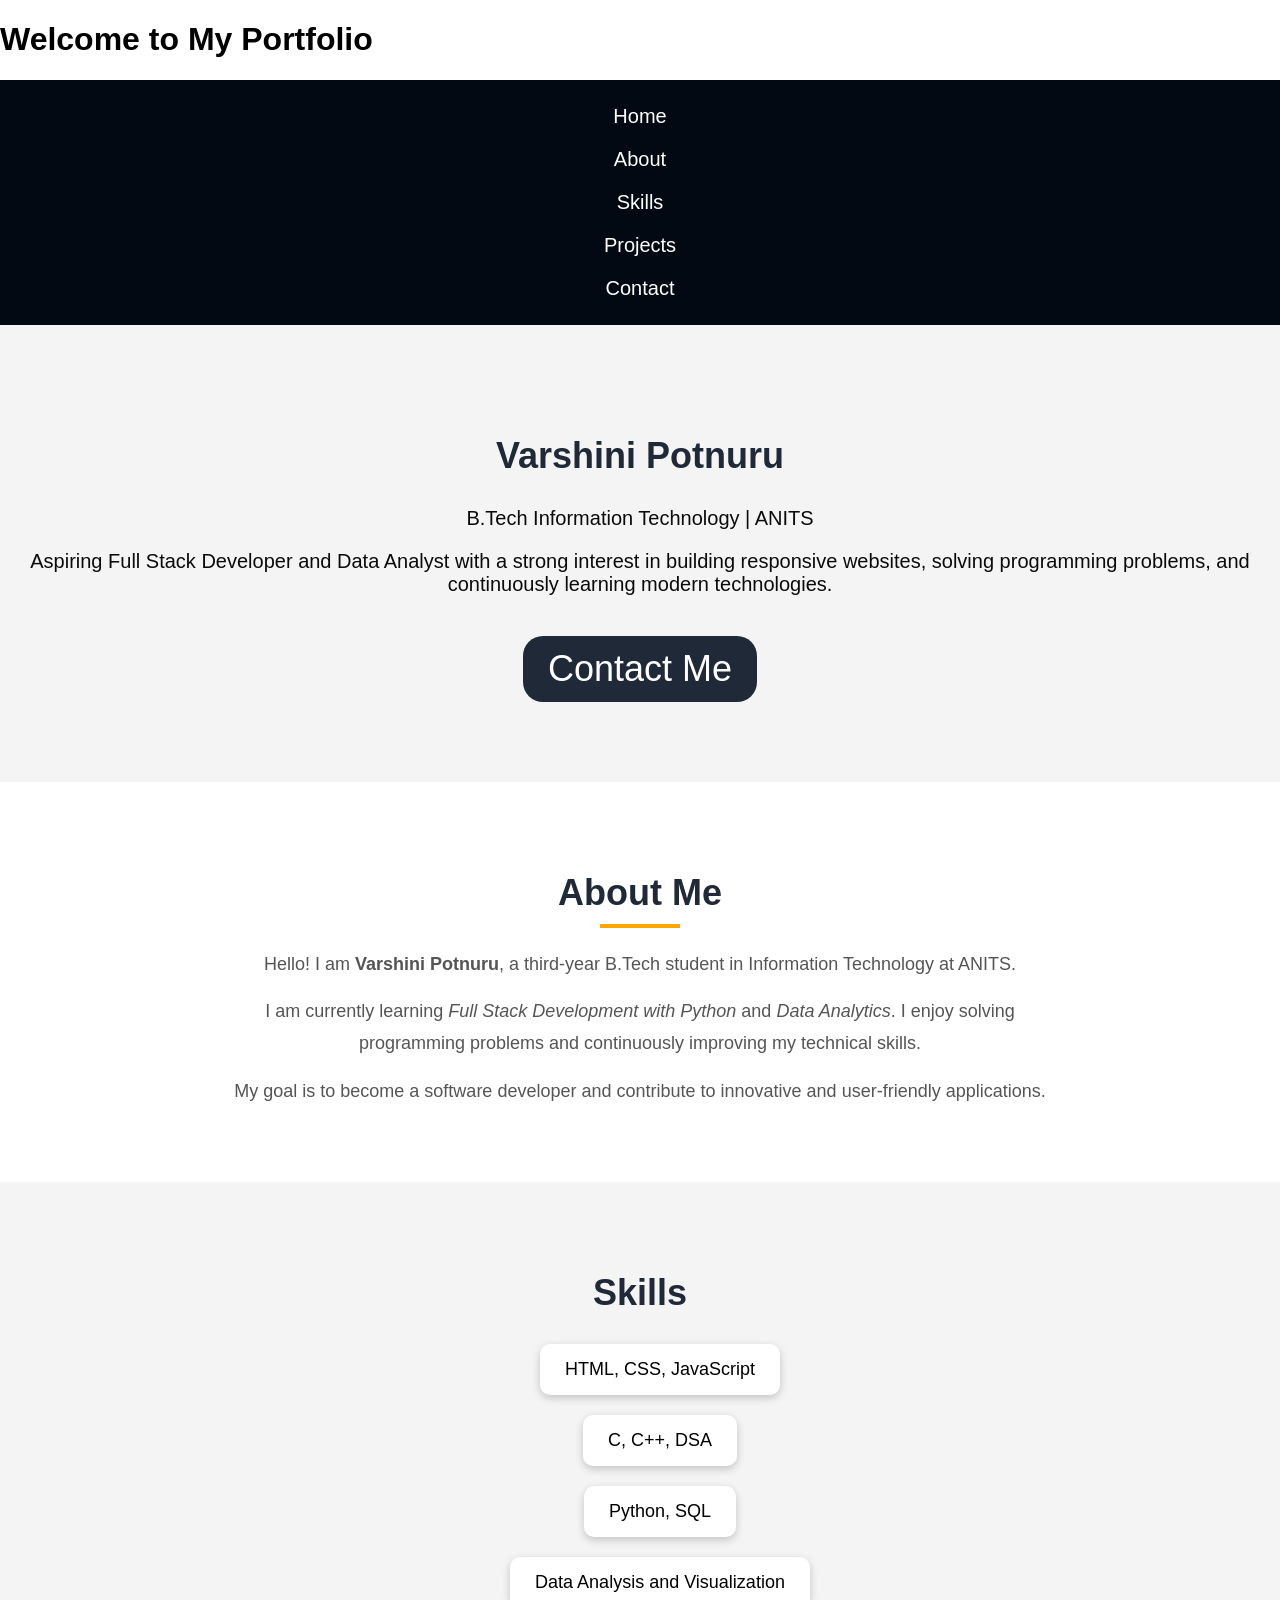
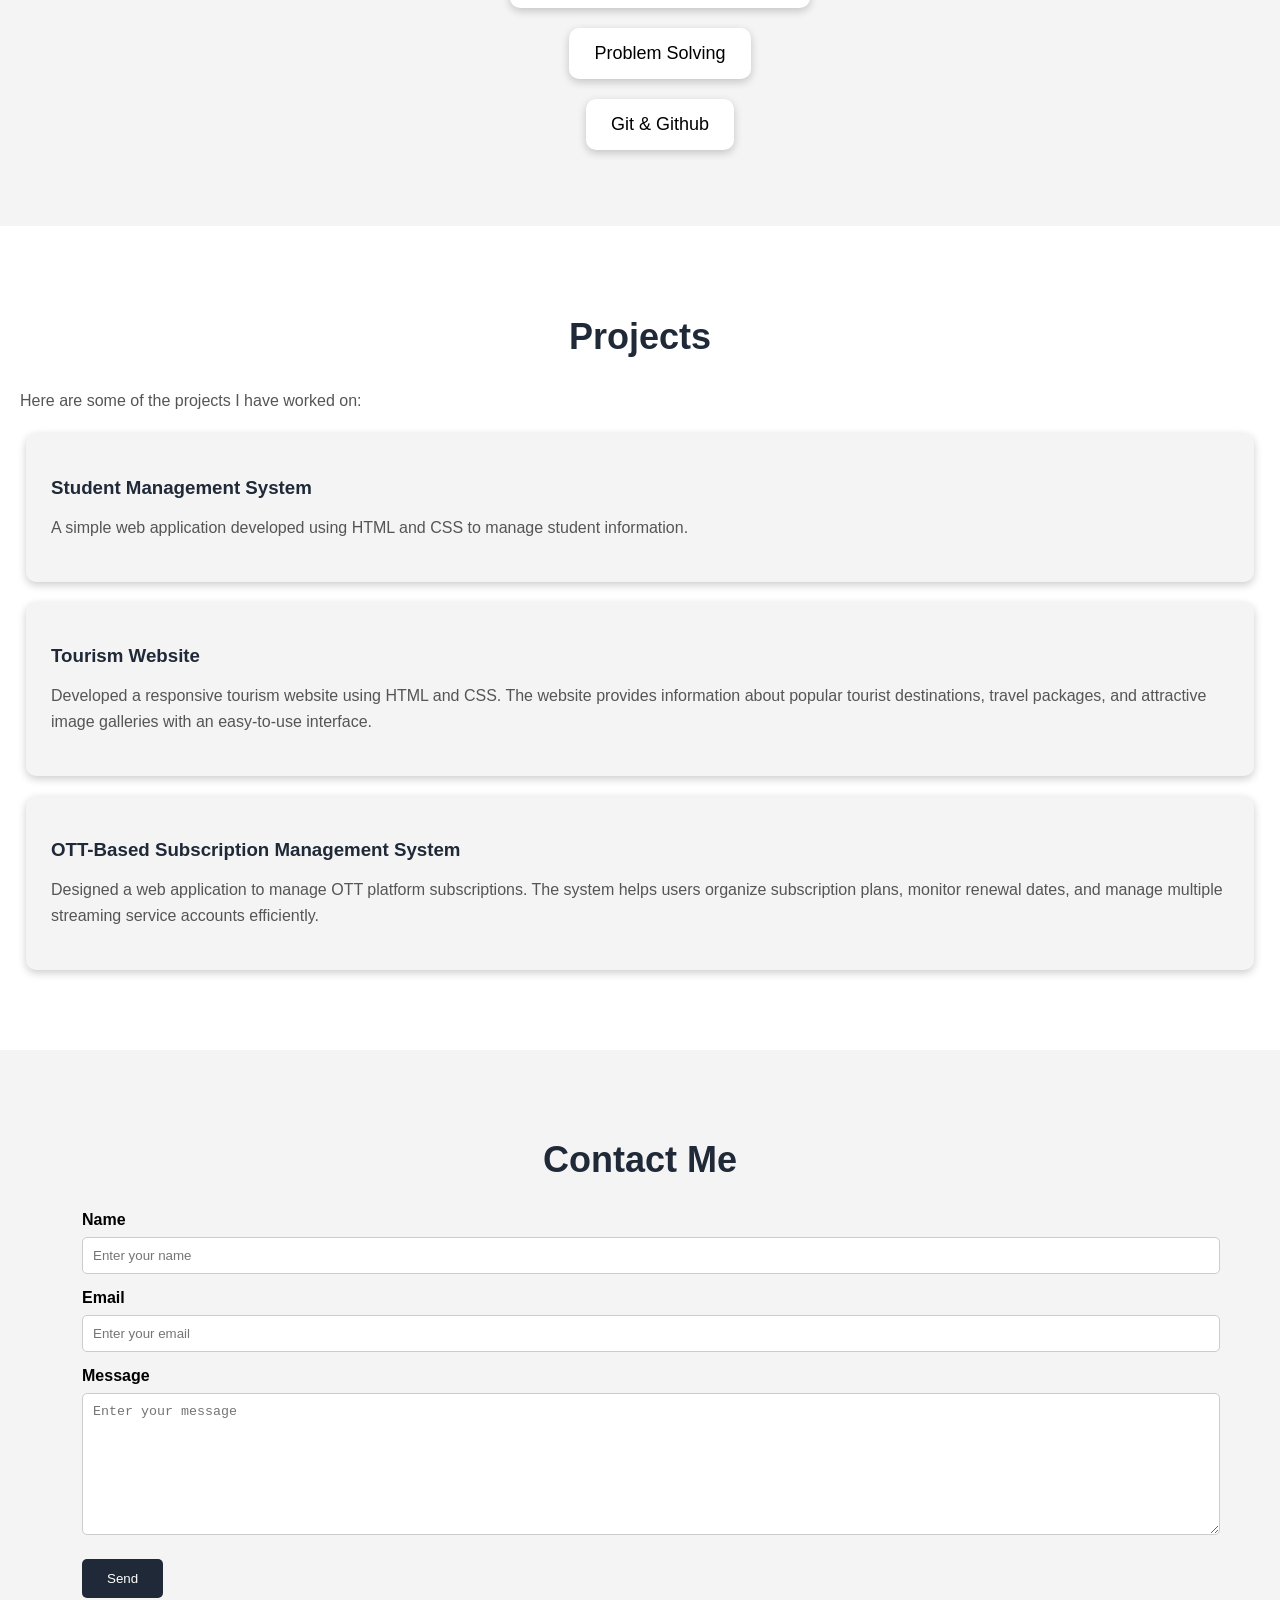
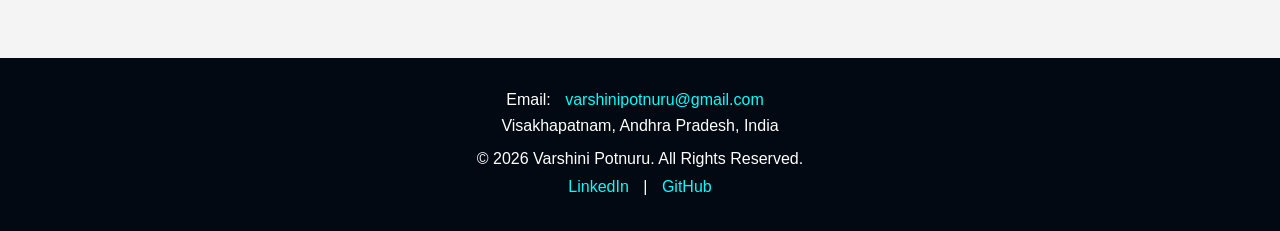
<file: portfolio/index.html>
<!DOCTYPE html>
<html lang="en">        
    <head>  
        <meta charset="UTF-8">
        <meta name="viewport" content="width=device-width, initial-scale=1.0">
        <title>My Portfolio</title>
        <link rel="stylesheet" href="style.css">
    </head>
    <body>
        <header>
            <h1>Welcome to My Portfolio</h1>
            <nav>
                <ul>
                    <li><a href="#home">Home</a></li>
                    <li><a href="#about">About</a></li>
                    <li><a href="#skills">Skills</a></li>
                    <li><a href="#projects">Projects</a></li>
                    <li><a href="#contact">Contact</a></li>
                </ul>
            </nav>
            <section id="home">

    <h1>Varshini Potnuru</h1>

    <p>B.Tech Information Technology | ANITS</p>

    <p>
       Aspiring Full Stack Developer and Data Analyst with a strong interest
in building responsive websites, solving programming problems,
and continuously learning modern technologies.
    </p>

    <a href="#contact">Contact Me</a>

        </section>
        </header>
    <main>
        <section id="about">

    <h2>About Me</h2>

    <p>
        Hello! I am <strong>Varshini Potnuru</strong>, a third-year
        B.Tech student in Information Technology at ANITS.
    </p>

    <p>
        I am currently learning <em>Full Stack Development with Python</em>
        and <em>Data Analytics</em>. I enjoy solving programming problems
        and continuously improving my technical skills.
    </p>

    <p>
        My goal is to become a software developer and contribute to
        innovative and user-friendly applications.
    </p>

</section>

        <section id="skills">
            <h2>Skills</h2>
            <ul>
                <li>HTML, CSS, JavaScript</li>
                <li>C, C++, DSA</li>
                <li>Python, SQL</li>
                <li>Data Analysis and Visualization</li>
                <li>Problem Solving</li>
                <li>Git & Github</LI>

            </ul>
        </section>

        <section id="projects">
            <h2>Projects</h2>
            <p>Here are some of the projects I have worked on:</p>
            <article>
                <h3>Student Management System</h3>
                <p> A simple web application developed using HTML and CSS
            to manage student information.</p>
            </article>
             <article>

        <h3>Tourism Website</h3>

        <p>
            Developed a responsive tourism website using HTML and CSS.
            The website provides information about popular tourist destinations,
            travel packages, and attractive image galleries with an easy-to-use interface.
        </p>

    </article>

    <article>

        <h3>OTT-Based Subscription Management System</h3>

        <p>
            Designed a web application to manage OTT platform subscriptions.
            The system helps users organize subscription plans, monitor renewal dates,
            and manage multiple streaming service accounts efficiently.
        </p>

    </article>

</section>
        </section>

       <section id="contact">

    <h2>Contact Me</h2>

    <form>

        <label for="name">Name</label>
        <input type="text" id="name" placeholder="Enter your name">

        <label for="email">Email</label>
        <input type="email" id="email" placeholder="Enter your email">

        <label for="message">Message</label>
        <textarea id="message" placeholder="Enter your message"></textarea>

        <button type="submit">Send</button>

    </form>

</section>
    </main>
   <footer>

    <address>

        <p>Email:
            <a href="mailto:varshinipotnuru@gmail.com">
                varshinipotnuru@gmail.com
            </a>
        </p>

        <p>
            Visakhapatnam, Andhra Pradesh, India
        </p>

    </address>

    <p>&copy; 2026 Varshini Potnuru. All Rights Reserved.</p>

    <p>
        <a href="https://www.linkedin.com/in/your-linkedin-profile"
           target="_blank">
           LinkedIn
        </a>
        |

        <a href="https://github.com/your-github-username"
           target="_blank">
           GitHub
        </a>
    </p>

</footer>
    </body>

    
</html>
</file>
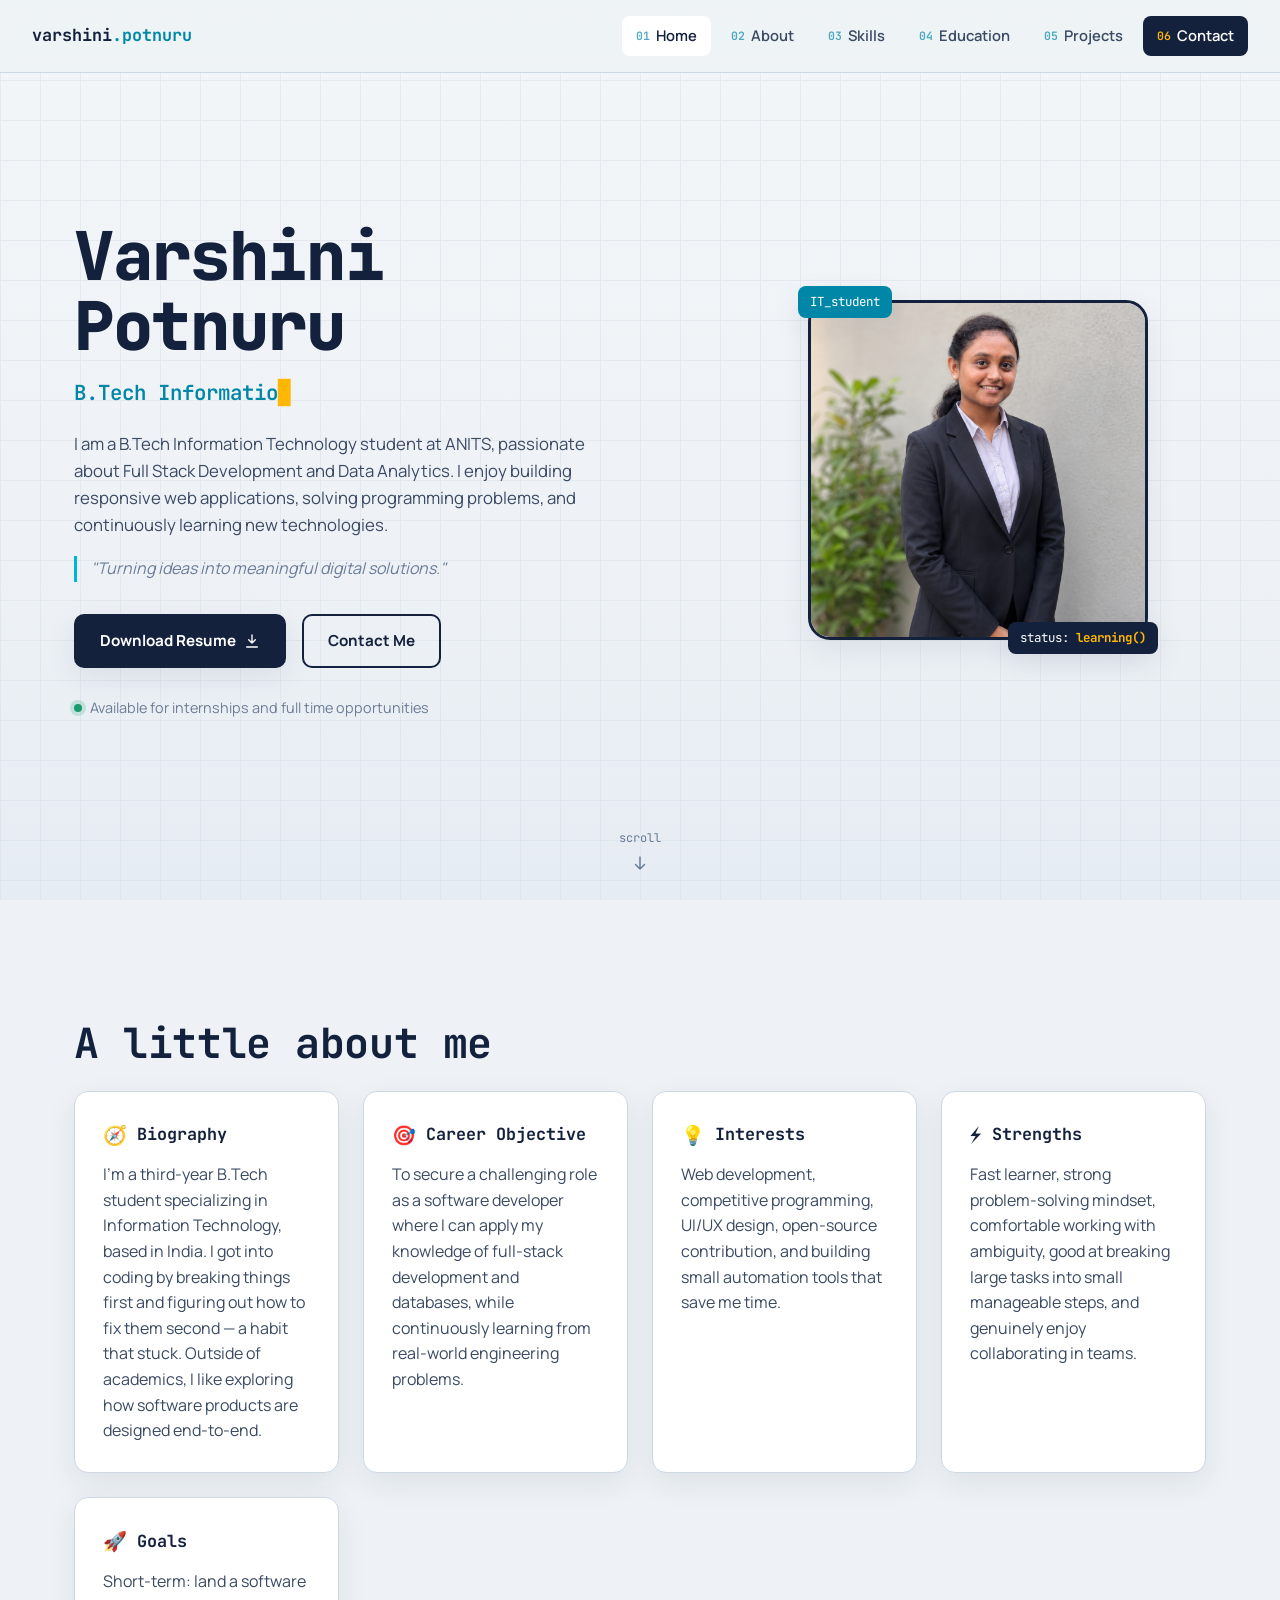
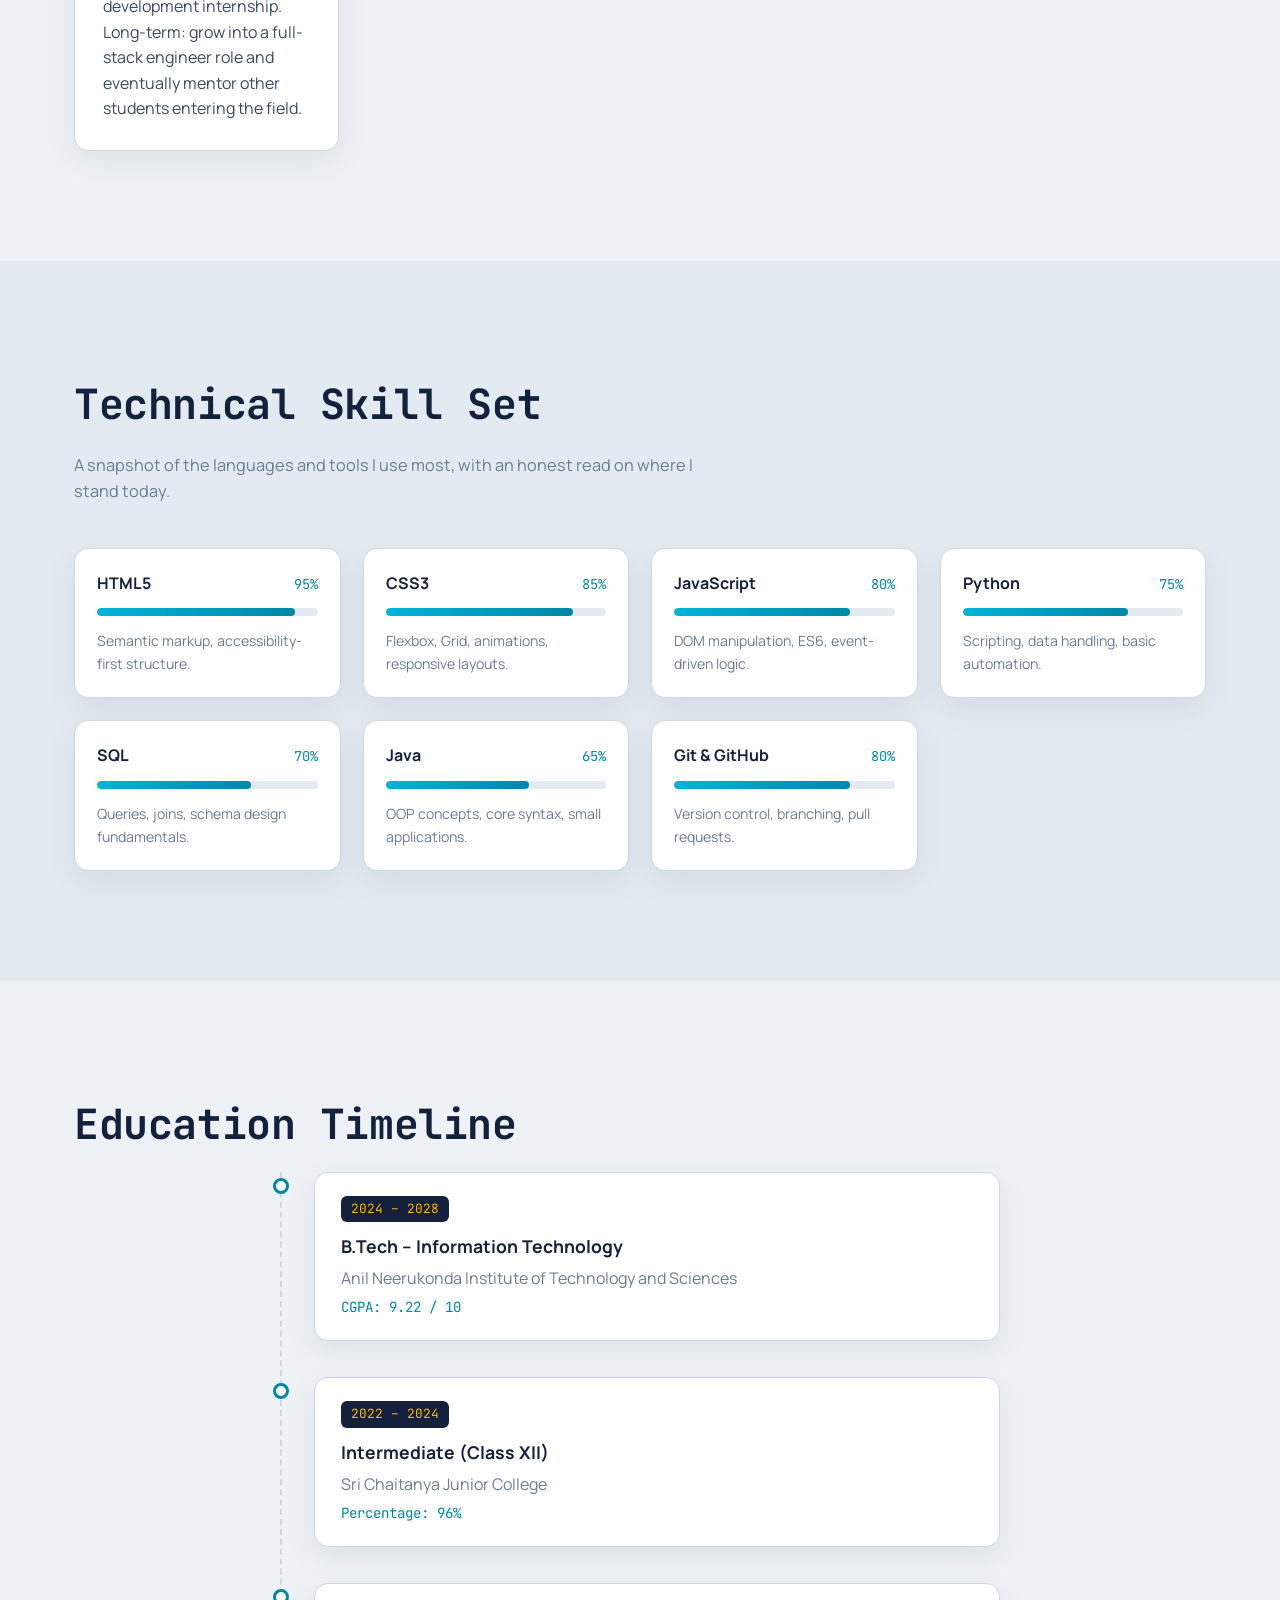
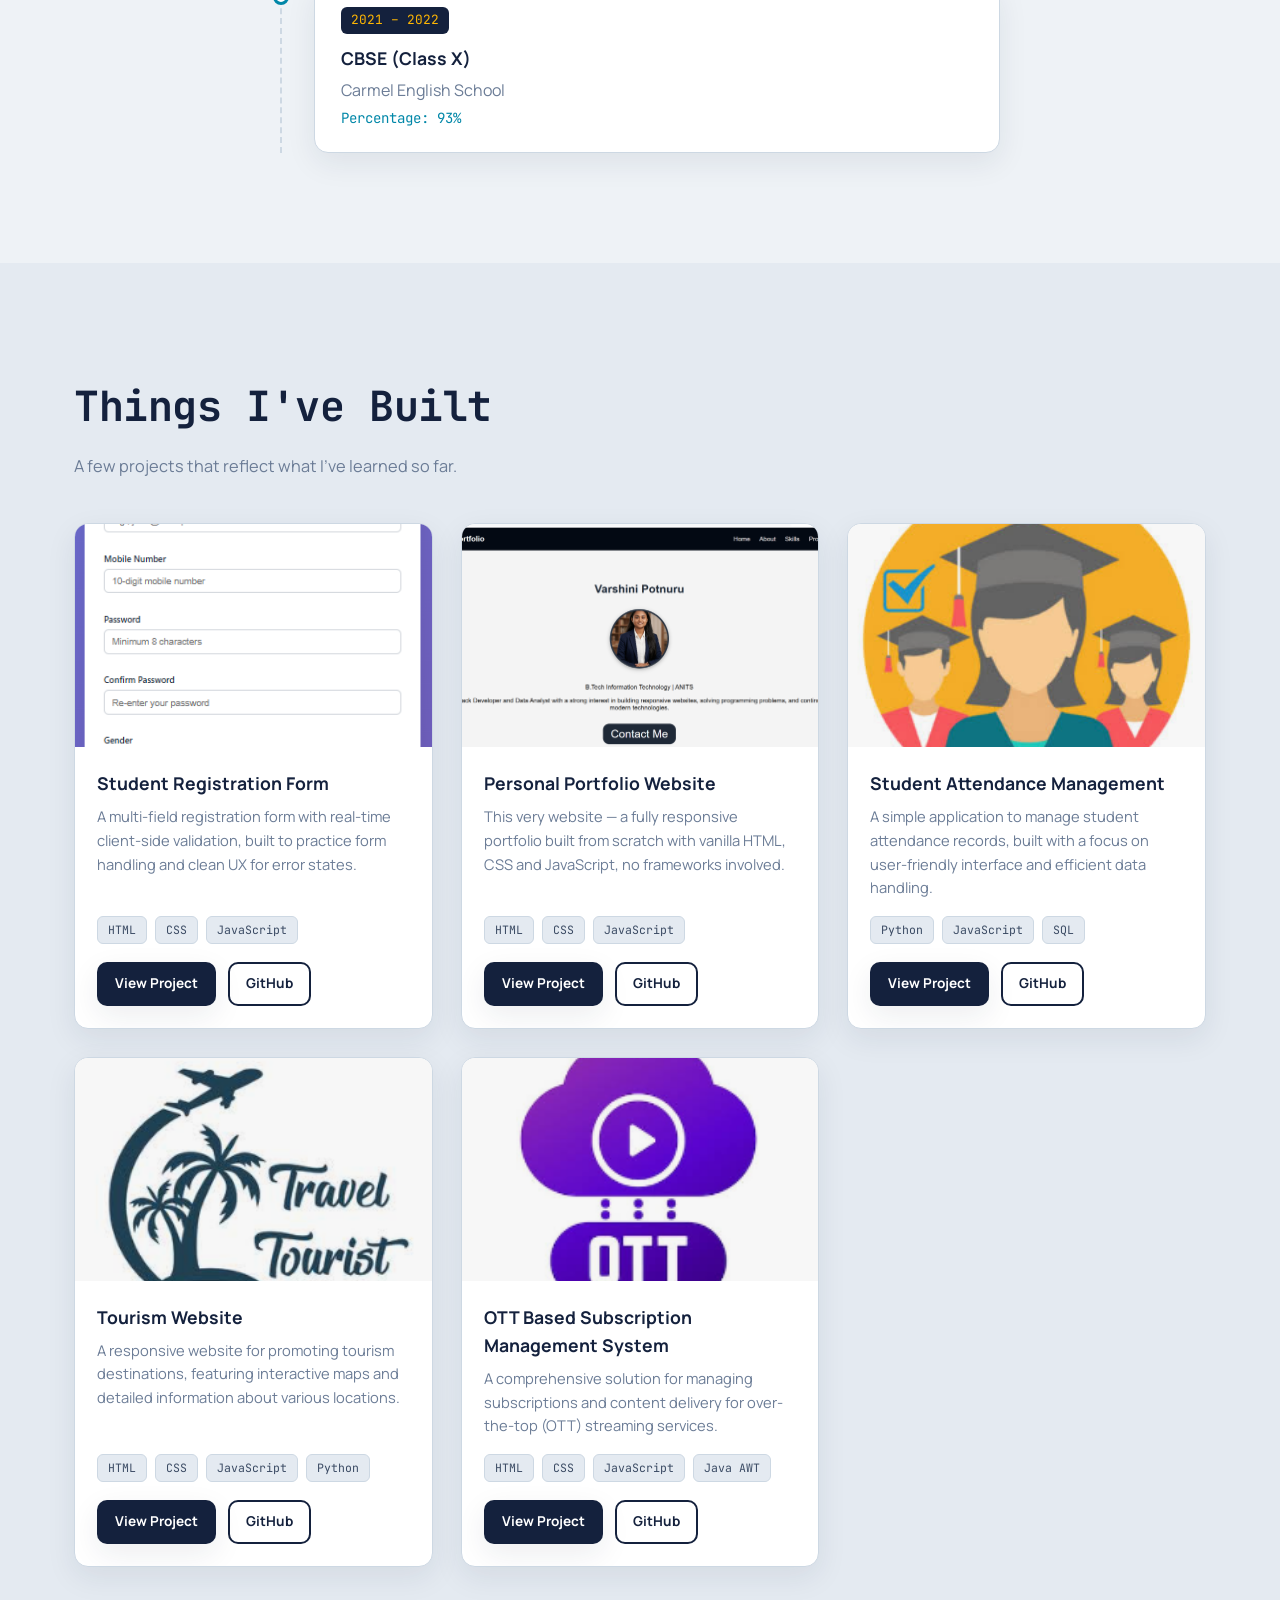
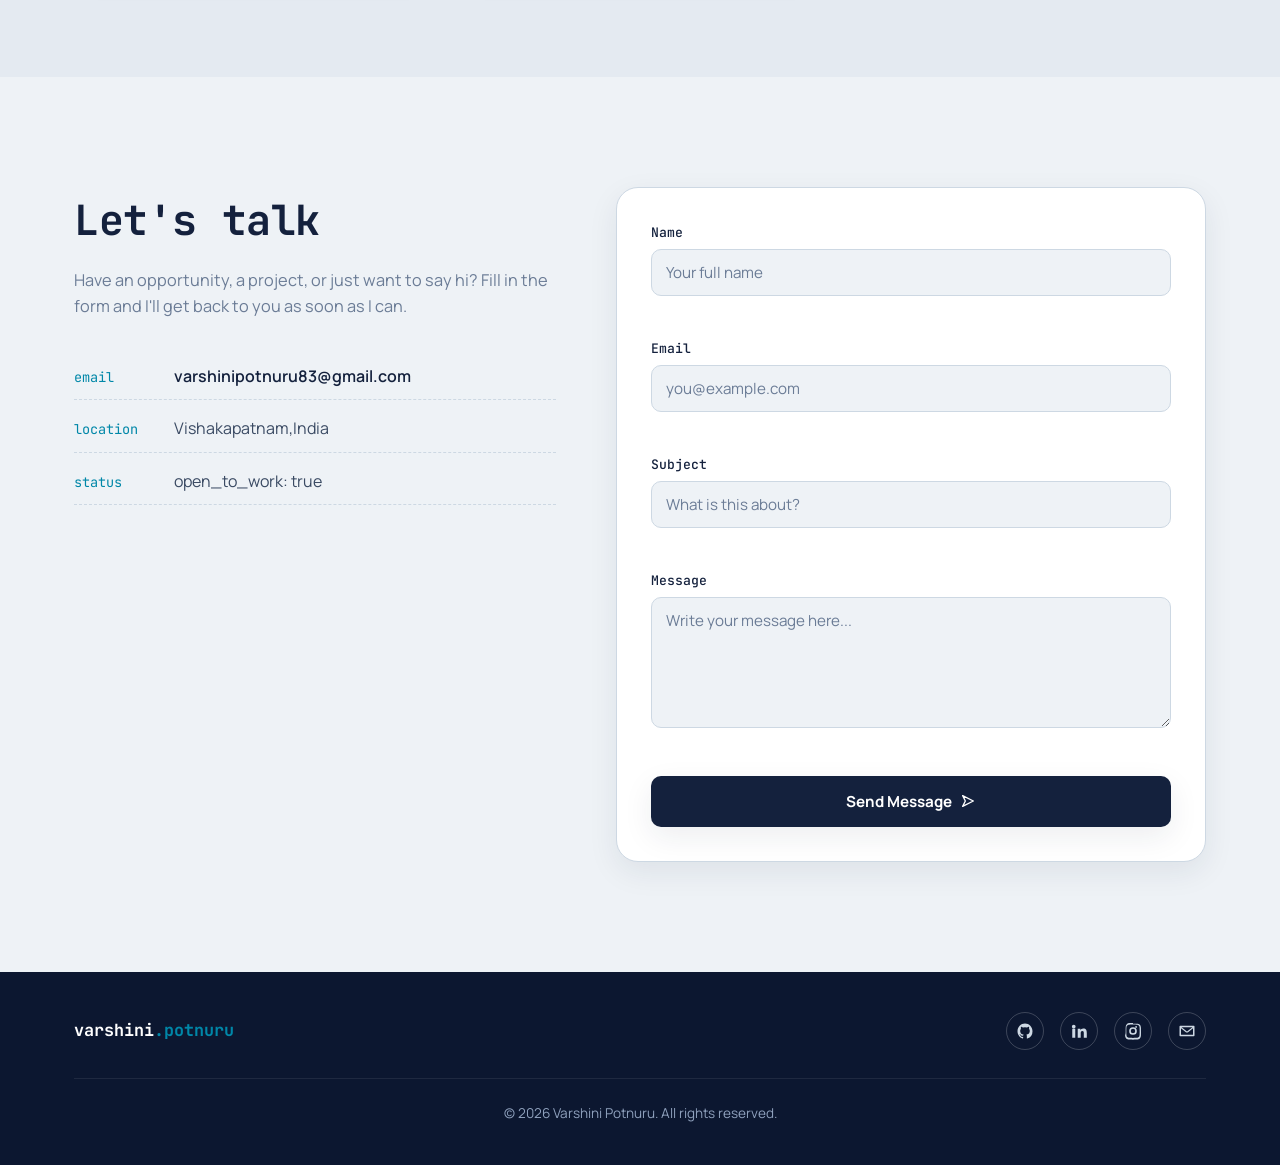
<file: portfoliowithjs/index.html>
<!DOCTYPE html>
<html lang="en">
<head>
  <meta charset="UTF-8" />
  <meta name="viewport" content="width=device-width, initial-scale=1.0" />
  <title>Varshini Potnuru | IT Student Portfolio</title>
  <meta name="description" content="Personal portfolio of Varshini Potnuru, B.Tech Information Technology student — projects, skills, and contact." />

  <!-- Google Fonts: JetBrains Mono (headings / code accents) + Manrope (body text) -->
  <link rel="preconnect" href="https://fonts.googleapis.com" />
  <link rel="preconnect" href="https://fonts.gstatic.com" crossorigin />
  <link href="https://fonts.googleapis.com/css2?family=JetBrains+Mono:wght@400;500;700;800&family=Manrope:wght@400;500;600;700;800&display=swap" rel="stylesheet" />

  <link rel="stylesheet" href="style.css" />
</head>
<body>

  <!-- ============================= -->
  <!-- NAVIGATION BAR                -->
  <!-- ============================= -->
  <header>
    <nav class="navbar" id="navbar">
      <a href="#home" class="nav-logo" aria-label="Back to top">
        <span class="logo-text">varshini<span class="logo-accent">.potnuru</span></span>
      </a>

      <button class="nav-toggle" id="navToggle" aria-label="Toggle navigation menu" aria-expanded="false" aria-controls="navMenu">
        <span></span>
        <span></span>
        <span></span>
      </button>

      <ul class="nav-menu" id="navMenu">
        <li><a href="#home" class="nav-link active-link"><span class="nav-index">01</span>Home</a></li>
        <li><a href="#about" class="nav-link"><span class="nav-index">02</span>About</a></li>
        <li><a href="#skills" class="nav-link"><span class="nav-index">03</span>Skills</a></li>
        <li><a href="#education" class="nav-link"><span class="nav-index">04</span>Education</a></li>
        <li><a href="#projects" class="nav-link"><span class="nav-index">05</span>Projects</a></li>
        <li><a href="#contact" class="nav-link nav-cta"><span class="nav-index">06</span>Contact</a></li>
      </ul>
    </nav>
  </header>

  <main>

    <!-- ============================= -->
    <!-- HOME / HERO SECTION           -->
    <!-- ============================= -->
    <section id="home" class="hero">
      <div class="grid-overlay" aria-hidden="true"></div>
      <div class="container hero-inner">

        <div class="hero-text reveal">
          <h1 class="hero-name">
            Varshini Potnuru
          </h1>
          <p class="hero-title">
            <span id="typedRole">B.Tech Information Technology Student</span><span class="cursor" aria-hidden="true">&#9608;</span>
          </p>

          <p class="hero-intro">
            I am a B.Tech Information Technology student at ANITS, passionate about Full Stack Development and Data Analytics. I enjoy building responsive web applications, solving programming problems, and continuously learning new technologies.
          </p>

          <p class="hero-tagline">"Turning ideas into meaningful digital solutions."</p>

          <div class="hero-actions">
            <a href="resume.pdf" class="btn btn-primary" download>
              <span>Download Resume</span>
              <svg viewBox="0 0 24 24" class="btn-icon" aria-hidden="true"><path d="M12 3v12m0 0l-5-5m5 5l5-5M4 21h16" stroke="currentColor" stroke-width="2" fill="none" stroke-linecap="round" stroke-linejoin="round"/></svg>
            </a>
            <a href="#contact" class="btn btn-outline">
              <span>Contact Me</span>
            </a>
          </div>

          <div class="hero-meta" aria-hidden="true">
            <span class="status-dot"></span> Available for internships and full time opportunities 
          </div>
        </div>

        <div class="hero-visual reveal">
          <div class="frame-bracket">
            <img src="images/myprofile.png" alt="Portrait photo of Varshini Potnuru" class="hero-photo" />
          </div>
          <div class="hero-tag hero-tag--top">IT_student</div>
          <div class="hero-tag hero-tag--bottom">status: <strong>learning()</strong></div>
        </div>

      </div>
      <a href="#about" class="scroll-cue" aria-label="Scroll to About section">
        <span>scroll</span>
        <svg viewBox="0 0 24 24" aria-hidden="true"><path d="M12 4v16m0 0l-6-6m6 6l6-6" stroke="currentColor" stroke-width="2" fill="none" stroke-linecap="round" stroke-linejoin="round"/></svg>
      </a>
    </section>

    <!-- ============================= -->
    <!-- ABOUT ME SECTION              -->
    <!-- ============================= -->
    <section id="about" class="section">
      <div class="container">
        <h2 class="section-title">A little about me</h2>

        <div class="about-grid">
          <article class="card reveal">
            <h3 class="card-heading"><span class="card-icon">🧭</span>Biography</h3>
            <p>
              I'm a third-year B.Tech student specializing in Information Technology,
              based in India. I got into coding by breaking things first and figuring
              out how to fix them second — a habit that stuck. Outside of academics,
              I like exploring how software products are designed end-to-end.
            </p>
          </article>

          <article class="card reveal">
            <h3 class="card-heading"><span class="card-icon">🎯</span>Career Objective</h3>
            <p>
              To secure a challenging role as a software developer where I can apply
              my knowledge of full-stack development and databases, while continuously
              learning from real-world engineering problems.
            </p>
          </article>

          <article class="card reveal">
            <h3 class="card-heading"><span class="card-icon">💡</span>Interests</h3>
            <p>
              Web development, competitive programming, UI/UX design, open-source
              contribution, and building small automation tools that save me time.
            </p>
          </article>

          <article class="card reveal">
            <h3 class="card-heading"><span class="card-icon">⚡</span>Strengths</h3>
            <p>
              Fast learner, strong problem-solving mindset, comfortable working with
              ambiguity, good at breaking large tasks into small manageable steps,
              and genuinely enjoy collaborating in teams.
            </p>
          </article>

          <article class="card reveal">
            <h3 class="card-heading"><span class="card-icon">🚀</span>Goals</h3>
            <p>
              Short-term: land a software development internship. Long-term: grow into
              a full-stack engineer role and eventually mentor other students entering
              the field.
            </p>
          </article>
        </div>
      </div>
    </section>

    <!-- ============================= -->
    <!-- SKILLS SECTION                -->
    <!-- ============================= -->
    <section id="skills" class="section section-alt">
      <div class="container">
        <h2 class="section-title">Technical Skill Set</h2>
        <p class="section-subtitle">A snapshot of the languages and tools I use most, with an honest read on where I stand today.</p>

        <div class="skills-grid">

          <div class="skill-card reveal">
            <div class="skill-top">
              <span class="skill-name">HTML5</span>
              <span class="skill-percent">95%</span>
            </div>
            <div class="progress-track"><div class="progress-fill" style="--value:90%;"></div></div>
            <p class="skill-desc">Semantic markup, accessibility-first structure.</p>
          </div>

          <div class="skill-card reveal">
            <div class="skill-top">
              <span class="skill-name">CSS3</span>
              <span class="skill-percent">85%</span>
            </div>
            <div class="progress-track"><div class="progress-fill" style="--value:85%;"></div></div>
            <p class="skill-desc">Flexbox, Grid, animations, responsive layouts.</p>
          </div>

          <div class="skill-card reveal">
            <div class="skill-top">
              <span class="skill-name">JavaScript</span>
              <span class="skill-percent">80%</span>
            </div>
            <div class="progress-track"><div class="progress-fill" style="--value:80%;"></div></div>
            <p class="skill-desc">DOM manipulation, ES6, event-driven logic.</p>
          </div>

          <div class="skill-card reveal">
            <div class="skill-top">
              <span class="skill-name">Python</span>
              <span class="skill-percent">75%</span>
            </div>
            <div class="progress-track"><div class="progress-fill" style="--value:75%;"></div></div>
            <p class="skill-desc">Scripting, data handling, basic automation.</p>
          </div>

          <div class="skill-card reveal">
            <div class="skill-top">
              <span class="skill-name">SQL</span>
              <span class="skill-percent">70%</span>
            </div>
            <div class="progress-track"><div class="progress-fill" style="--value:70%;"></div></div>
            <p class="skill-desc">Queries, joins, schema design fundamentals.</p>
          </div>

          <div class="skill-card reveal">
            <div class="skill-top">
              <span class="skill-name">Java</span>
              <span class="skill-percent">65%</span>
            </div>
            <div class="progress-track"><div class="progress-fill" style="--value:65%;"></div></div>
            <p class="skill-desc">OOP concepts, core syntax, small applications.</p>
          </div>

          <div class="skill-card reveal">
            <div class="skill-top">
              <span class="skill-name">Git &amp; GitHub</span>
              <span class="skill-percent">80%</span>
            </div>
            <div class="progress-track"><div class="progress-fill" style="--value:80%;"></div></div>
            <p class="skill-desc">Version control, branching, pull requests.</p>
          </div>

        </div>
      </div>
    </section>

    <!-- ============================= -->
    <!-- EDUCATION SECTION             -->
    <!-- ============================= -->
    <section id="education" class="section">
      <div class="container">
        <h2 class="section-title">Education Timeline</h2>

        <div class="timeline">

          <div class="timeline-item reveal">
            <div class="timeline-dot"></div>
            <div class="timeline-card">
              <span class="timeline-year">2024 &ndash; 2028</span>
              <h3>B.Tech &ndash; Information Technology</h3>
              <p class="timeline-inst">Anil Neerukonda Institute of Technology and Sciences</p>
              <p class="timeline-score">CGPA: 9.22 / 10</p>
            </div>
          </div>

          <div class="timeline-item reveal">
            <div class="timeline-dot"></div>
            <div class="timeline-card">
              <span class="timeline-year">2022 &ndash; 2024</span>
              <h3>Intermediate (Class XII)</h3>
              <p class="timeline-inst">Sri Chaitanya Junior College</p>
              <p class="timeline-score">Percentage: 96%</p>
            </div>
          </div>

          <div class="timeline-item reveal">
            <div class="timeline-dot"></div>
            <div class="timeline-card">
              <span class="timeline-year">2021 &ndash; 2022</span>
              <h3>CBSE (Class X)</h3>
              <p class="timeline-inst">Carmel English School</p>
              <p class="timeline-score">Percentage: 93%</p>
            </div>
          </div>

        </div>
      </div>
    </section>

    <!-- ============================= -->
    <!-- PROJECTS SECTION              -->
    <!-- ============================= -->
    <section id="projects" class="section section-alt">
      <div class="container">
        <h2 class="section-title">Things I've Built</h2>
        <p class="section-subtitle">A few projects that reflect what I've learned so far.</p>

        <div class="projects-grid">

          <article class="project-card reveal">
            <div class="project-thumb">
              <img src="images/project1.png" alt="Screenshot placeholder for Student Registration Form project" loading="lazy" />
            </div>
            <div class="project-body">
              <h3>Student Registration Form</h3>
              <p>A multi-field registration form with real-time client-side validation, built to practice form handling and clean UX for error states.</p>
              <ul class="tech-tags">
                <li>HTML</li><li>CSS</li><li>JavaScript</li>
              </ul>
              <div class="project-actions">
                <a href="#" class="btn btn-small btn-primary">View Project</a>
                <a href="#" class="btn btn-small btn-outline">GitHub</a>
              </div>
            </div>
          </article>

          <article class="project-card reveal">
            <div class="project-thumb">
              <img src="images/project2.png" alt="Screenshot placeholder for Personal Portfolio Website project" loading="lazy" />
            </div>
            <div class="project-body">
              <h3>Personal Portfolio Website</h3>
              <p>This very website — a fully responsive portfolio built from scratch with vanilla HTML, CSS and JavaScript, no frameworks involved.</p>
              <ul class="tech-tags">
                <li>HTML</li><li>CSS</li><li>JavaScript</li>
              </ul>
              <div class="project-actions">
                <a href="#" class="btn btn-small btn-primary">View Project</a>
                <a href="#" class="btn btn-small btn-outline">GitHub</a>
              </div>
            </div>
          </article>

          <article class="project-card reveal">
            <div class="project-thumb">
              <img src="images/project3.png" alt="Screenshot placeholder for Student Attendance Management project" loading="lazy" />
            </div>
            <div class="project-body">
              <h3>Student Attendance Management</h3>
              <p>A simple application to manage student attendance records, built with a focus on user-friendly interface and efficient data handling.</p>
              <ul class="tech-tags">
                <li>Python</li><li>JavaScript</li><li>SQL</li>
              </ul>
              <div class="project-actions">
                <a href="#" class="btn btn-small btn-primary">View Project</a>
                <a href="#" class="btn btn-small btn-outline">GitHub</a>
              </div>
            </div>
          </article>
          <article class="project-card reveal">
            <div class="project-thumb">
              <img src="images/project4.png" alt="Screenshot placeholder for Tourism website" loading="lazy" />
            </div>
            <div class="project-body">
              <h3>Tourism Website</h3>
              <p>A responsive website for promoting tourism destinations, featuring interactive maps and detailed information about various locations.</p>
              <ul class="tech-tags">
                <li>HTML</li><li>CSS</li><li>JavaScript</li><li>Python</li>
              </ul>
              <div class="project-actions">
                <a href="#" class="btn btn-small btn-primary">View Project</a>
                <a href="#" class="btn btn-small btn-outline">GitHub</a>
              </div>
            </div>
          </article>
           <article class="project-card reveal">
            <div class="project-thumb">
              <img src="images/project5.png" alt="Screenshot placeholder for OTT Based Subscription Management System" loading="lazy" />
            </div>
            <div class="project-body">
              <h3>OTT Based Subscription Management System</h3>
              <p>A comprehensive solution for managing subscriptions and content delivery for over-the-top (OTT) streaming services.</p>
              <ul class="tech-tags">
                <li>HTML</li><li>CSS</li><li>JavaScript</li><li>Java AWT</li>
              </ul>
              <div class="project-actions">
                <a href="#" class="btn btn-small btn-primary">View Project</a>
                <a href="#" class="btn btn-small btn-outline">GitHub</a>
              </div>
            </div>
          </article>

        </div>
      </div>
    </section>

    <!-- ============================= -->
    <!-- CONTACT SECTION               -->
    <!-- ============================= -->
    <section id="contact" class="section">
      <div class="container contact-grid">

        <div class="contact-info reveal">
          <h2 class="section-title">Let's talk</h2>
          <p class="section-subtitle">
            Have an opportunity, a project, or just want to say hi? Fill in the form
            and I'll get back to you as soon as I can.
          </p>

          <dl class="contact-details">
            <div>
              <dt>email</dt>
              <dd><a href="mailto:varshinipotnuru83@gmail.com">varshinipotnuru83@gmail.com</a></dd>
            </div>
            <div>
              <dt>location</dt>
              <dd>Vishakapatnam,India</dd>
            </div>
            <div>
              <dt>status</dt>
              <dd>open_to_work: true</dd>
            </div>
          </dl>
        </div>

        <form id="contactForm" class="contact-form reveal" novalidate>

          <div class="form-group">
            <label for="name">Name</label>
            <input type="text" id="name" name="name" placeholder="Your full name" autocomplete="name" />
            <span class="error-message" id="nameError" role="alert"></span>
          </div>

          <div class="form-group">
            <label for="email">Email</label>
            <input type="email" id="email" name="email" placeholder="you@example.com" autocomplete="email" />
            <span class="error-message" id="emailError" role="alert"></span>
          </div>

          <div class="form-group">
            <label for="subject">Subject</label>
            <input type="text" id="subject" name="subject" placeholder="What is this about?" />
            <span class="error-message" id="subjectError" role="alert"></span>
          </div>

          <div class="form-group">
            <label for="message">Message</label>
            <textarea id="message" name="message" rows="5" placeholder="Write your message here..."></textarea>
            <span class="error-message" id="messageError" role="alert"></span>
          </div>

          <button type="submit" class="btn btn-primary btn-submit">
            <span>Send Message</span>
            <svg viewBox="0 0 24 24" class="btn-icon" aria-hidden="true"><path d="M4 4l16 8-16 8 4-8-4-8z" stroke="currentColor" stroke-width="2" fill="none" stroke-linejoin="round"/></svg>
          </button>

        </form>

      </div>
    </section>

  </main>

  <!-- ============================= -->
  <!-- FOOTER                        -->
  <!-- ============================= -->
  <footer class="site-footer">
    <div class="container footer-inner">

      <div class="footer-brand">
        <span class="logo-dots" aria-hidden="true"><i></i><i></i><i></i></span>
        <span class="logo-text">varshini<span class="logo-accent">.potnuru</span></span>
      </div>

      <ul class="social-links">
        <li>
          <a href="https://github.com/" target="_blank" rel="noopener noreferrer" aria-label="GitHub profile">
            <svg viewBox="0 0 24 24" aria-hidden="true"><path d="M12 2C6.48 2 2 6.58 2 12.25c0 4.53 2.87 8.37 6.84 9.73.5.1.68-.22.68-.49 0-.24-.01-.87-.01-1.71-2.78.62-3.37-1.37-3.37-1.37-.45-1.18-1.11-1.49-1.11-1.49-.91-.64.07-.63.07-.63 1 .07 1.53 1.05 1.53 1.05.89 1.56 2.34 1.11 2.91.85.09-.66.35-1.11.63-1.37-2.22-.26-4.56-1.14-4.56-5.07 0-1.12.39-2.03 1.03-2.75-.1-.26-.45-1.31.1-2.73 0 0 .84-.27 2.75 1.05a9.3 9.3 0 0 1 5 0c1.91-1.32 2.75-1.05 2.75-1.05.55 1.42.2 2.47.1 2.73.64.72 1.03 1.63 1.03 2.75 0 3.94-2.34 4.81-4.57 5.06.36.32.68.94.68 1.9 0 1.37-.01 2.48-.01 2.81 0 .27.18.6.69.49A10.26 10.26 0 0 0 22 12.25C22 6.58 17.52 2 12 2z" fill="currentColor"/></svg>
          </a>
        </li>
        <li>
          <a href="https://linkedin.com/" target="_blank" rel="noopener noreferrer" aria-label="LinkedIn profile">
            <svg viewBox="0 0 24 24" aria-hidden="true"><path d="M4.98 3.5a2.5 2.5 0 1 1 0 5 2.5 2.5 0 0 1 0-5zM3 9h4v12H3V9zm7 0h3.8v1.7h.05c.53-1 1.83-2.05 3.77-2.05 4.03 0 4.78 2.65 4.78 6.1V21h-4v-5.75c0-1.37-.03-3.13-1.91-3.13-1.91 0-2.2 1.5-2.2 3.03V21h-4V9z" fill="currentColor"/></svg>
          </a>
        </li>
        <li>
          <a href="https://instagram.com/" target="_blank" rel="noopener noreferrer" aria-label="Instagram profile">
            <svg viewBox="0 0 24 24" aria-hidden="true"><path d="M12 2.2c3.2 0 3.58.01 4.85.07 1.17.05 1.97.24 2.43.4a4.9 4.9 0 0 1 1.77 1.15 4.9 4.9 0 0 1 1.15 1.77c.16.46.35 1.26.4 2.43.06 1.27.07 1.65.07 4.85s-.01 3.58-.07 4.85c-.05 1.17-.24 1.97-.4 2.43a4.9 4.9 0 0 1-1.15 1.77 4.9 4.9 0 0 1-1.77 1.15c-.46.16-1.26.35-2.43.4-1.27.06-1.65.07-4.85.07s-3.58-.01-4.85-.07c-1.17-.05-1.97-.24-2.43-.4a4.9 4.9 0 0 1-1.77-1.15 4.9 4.9 0 0 1-1.15-1.77c-.16-.46-.35-1.26-.4-2.43C2.21 15.58 2.2 15.2 2.2 12s.01-3.58.07-4.85c.05-1.17.24-1.97.4-2.43a4.9 4.9 0 0 1 1.15-1.77A4.9 4.9 0 0 1 5.59 1.8c.46-.16 1.26-.35 2.43-.4C9.29 1.34 9.67 1.33 12 1.33m0 2.16c-3.15 0-3.5.01-4.74.07-.96.04-1.48.2-1.83.34-.46.18-.79.4-1.13.74-.34.34-.56.67-.74 1.13-.14.35-.3.87-.34 1.83-.06 1.24-.07 1.59-.07 4.74s.01 3.5.07 4.74c.04.96.2 1.48.34 1.83.18.46.4.79.74 1.13.34.34.67.56 1.13.74.35.14.87.3 1.83.34 1.24.06 1.59.07 4.74.07s3.5-.01 4.74-.07c.96-.04 1.48-.2 1.83-.34.46-.18.79-.4 1.13-.74.34-.34.56-.67.74-1.13.14-.35.3-.87.34-1.83.06-1.24.07-1.59.07-4.74s-.01-3.5-.07-4.74c-.04-.96-.2-1.48-.34-1.83a3 3 0 0 0-.74-1.13 3 3 0 0 0-1.13-.74c-.35-.14-.87-.3-1.83-.34-1.24-.06-1.59-.07-4.74-.07M12 6.87A5.13 5.13 0 1 1 12 17.13 5.13 5.13 0 0 1 12 6.87m0 2.16a2.97 2.97 0 1 0 0 5.94 2.97 2.97 0 0 0 0-5.94m5.34-2.4a1.2 1.2 0 1 1-2.4 0 1.2 1.2 0 0 1 2.4 0" fill="currentColor"/></svg>
          </a>
        </li>
        <li>
          <a href="mailto:varshinipotnuru83@gmail.com" aria-label="Send email">
            <svg viewBox="0 0 24 24" aria-hidden="true"><path d="M3 5h18a1 1 0 0 1 1 1v12a1 1 0 0 1-1 1H3a1 1 0 0 1-1-1V6a1 1 0 0 1 1-1zm1.8 2 6.7 5.4a1 1 0 0 0 1 0L19.2 7H4.8zM4 8.4V17h16V8.4l-6.5 5.24a3 3 0 0 1-3 0L4 8.4z" fill="currentColor"/></svg>
          </a>
        </li>
      </ul>

      <p class="footer-copy">&copy; <span id="year"></span> Varshini Potnuru. All rights reserved.</p>
    </div>
  </footer>

  <script src="script.js"></script>
</body>
</html>
</file>
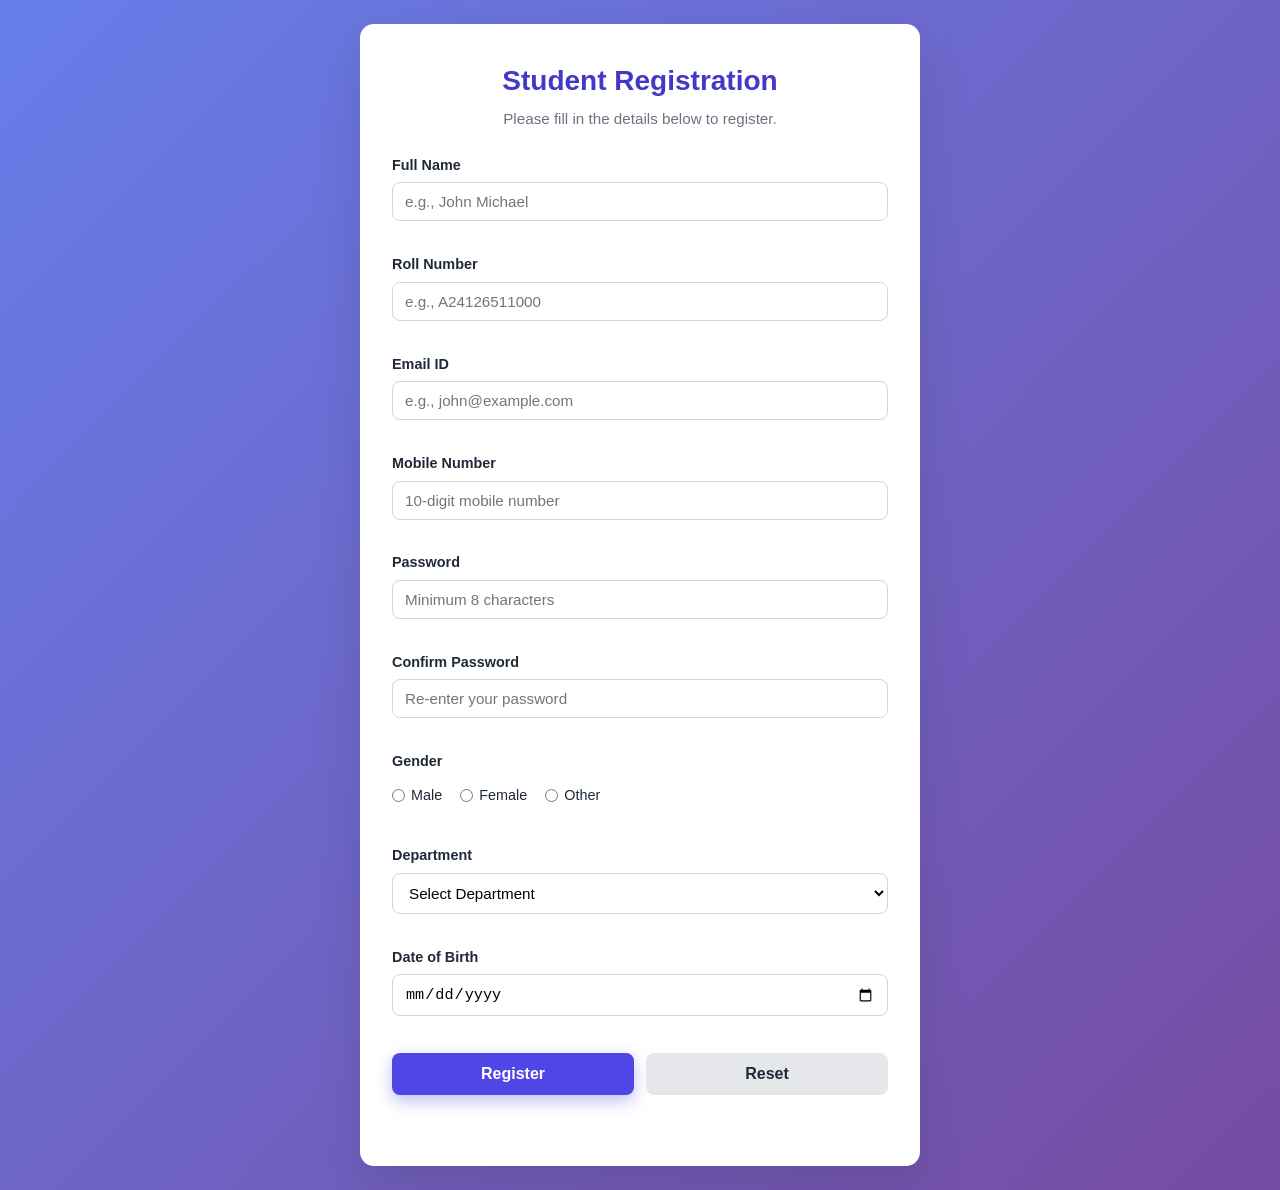
<file: registrationform/index.html>
<!DOCTYPE html>
<html lang="en">
<head>
  <meta charset="UTF-8" />
  <meta name="viewport" content="width=device-width, initial-scale=1.0" />
  <title>Student Registration Form</title>
  <link rel="icon" type="image/svg+xml" href="favicon.svg" />
  <link rel="stylesheet" href="style.css" />
</head>
<body>
  <!-- Main container centers the card on the page -->
  <main class="page">
    <section class="card" aria-labelledby="form-title">
      <header class="card-header">
        <h1 id="form-title">Student Registration</h1>
        <p class="subtitle">Please fill in the details below to register.</p>
      </header>

      <!-- Registration form: novalidate disables native validation so JS handles it -->
      <form id="registrationForm" novalidate>
        <!-- Full Name -->
        <div class="form-group">
          <label for="fullName">Full Name</label>
          <input type="text" id="fullName" name="fullName"
                 placeholder="e.g., John Michael" required />
          <small class="error" id="fullNameError"></small>
        </div>

        <!-- Roll Number -->
        <div class="form-group">
          <label for="rollNumber">Roll Number</label>
          <input type="text" id="rollNumber" name="rollNumber"
                 placeholder="e.g., A24126511000" required />
          <small class="error" id="rollNumberError"></small>
        </div>

        <!-- Email -->
        <div class="form-group">
          <label for="email">Email ID</label>
          <input type="email" id="email" name="email"
                 placeholder="e.g., john@example.com" required />
          <small class="error" id="emailError"></small>
        </div>

        <!-- Mobile -->
        <div class="form-group">
          <label for="mobile">Mobile Number</label>
          <input type="tel" id="mobile" name="mobile"
                 placeholder="10-digit mobile number" maxlength="10" required />
          <small class="error" id="mobileError"></small>
        </div>

        <!-- Password -->
        <div class="form-group">
          <label for="password">Password</label>
          <input type="password" id="password" name="password"
                 placeholder="Minimum 8 characters" required />
          <small class="error" id="passwordError"></small>
        </div>

        <!-- Confirm Password -->
        <div class="form-group">
          <label for="confirmPassword">Confirm Password</label>
          <input type="password" id="confirmPassword" name="confirmPassword"
                 placeholder="Re-enter your password" required />
          <small class="error" id="confirmPasswordError"></small>
        </div>

        <!-- Gender -->
        <div class="form-group">
          <span class="label">Gender</span>
          <div class="radio-group" role="radiogroup" aria-label="Gender">
            <label><input type="radio" name="gender" value="Male" /> Male</label>
            <label><input type="radio" name="gender" value="Female" /> Female</label>
            <label><input type="radio" name="gender" value="Other" /> Other</label>
          </div>
          <small class="error" id="genderError"></small>
        </div>

        <!-- Department -->
        <div class="form-group">
          <label for="department">Department</label>
          <select id="department" name="department" required>
            <option value="">Select Department</option>
            <option value="Computer Science">Computer Science</option>
            <option value="Information Technology">Information Technology</option>
            <option value="Electronics">Electronics</option>
            <option value="Mechanical">Mechanical</option>
            <option value="Civil">Civil</option>
            <option value="Electrical">Electrical</option>
          </select>
          <small class="error" id="departmentError"></small>
        </div>

        <!-- Date of Birth -->
        <div class="form-group">
          <label for="dob">Date of Birth</label>
          <input type="date" id="dob" name="dob" required />
          <small class="error" id="dobError"></small>
        </div>

        <!-- Buttons -->
        <div class="button-row">
          <button type="submit" class="btn btn-primary">Register</button>
          <button type="reset" class="btn btn-secondary" id="resetBtn">Reset</button>
        </div>

        <!-- Success banner -->
        <p class="success" id="successMessage" role="status" aria-live="polite"></p>
      </form>
    </section>
  </main>

  <script src="script.js"></script>
</body>
</html>
</file>
<file: portfolio/style.css>
body{
    margin:0;
    font-family:Arial, sans-serif;
   
}
nav{
    background-color:#030913;
    padding:15px;
}
nav ul{
    list-style:none;
    margin:0;
    padding:0;
    display:flex;
     flex-direction:column;
     align-items:center;
}
nav li{
    margin-right:30px;
    margin:10px 0;
}
nav a{
    color:white;
    text-decoration:none;
    font-size:20px;
}
nav a:hover{
    color:cyan;
}
#home{
    text-align:center;
    padding:80px 20px;
    background-color:#f4f4f4;
    font-size:36px;
}

#home h1{
    font-size:36px;
    color:#1f2937;
}

#home p{
    font-size:20px;
    color:#0b0b0b;
}

#home a{
    display:inline-block;
    margin-top:20px;
    padding:12px 25px;
    background-color:#1f2937;
    color:white;
    text-decoration:none;
    border-radius:20px;
}

#home a:hover{
    background-color:rgb(113, 137, 25);
}
#about{
    padding:60px 20px;
    background-color:white;
    text-align:center;
}

#about h2{
    font-size:36px;
    color:#1f2937;
    margin-bottom:20px;
}

#about p{
    font-size:18px;
    color:#555;
    max-width:850px;
    margin:15px auto;
    line-height:1.8;
}

#about h2::after{
    content:"";
    display:block;
    width:80px;
    height:4px;
    background-color:orange;
    margin:10px auto;
}
#skills{
    padding:60px 20px;
    background-color:#f4f4f4;
}

#skills h2{
    text-align:center;
    font-size:36px;
    color:#1f2937;
    margin-bottom:30px;
}

#skills ul{
    display:flex;
    justify-content:center;
    flex-wrap:wrap;
    gap:20px;
    list-style:none;
    flex-direction:column;
    align-items:center;
}

#skills li{
    background-color:white;
    padding:15px 25px;
    border-radius:10px;
    box-shadow:0 3px 8px rgba(0,0,0,0.2);
    font-size:18px;
    transition:0.3s;
}

#skills li:hover{
    background-color:#1f2937;
    color:white;
    transform:translateY(-5px);
}
#projects{
    padding:60px 20px;
    background-color:white;
}

#projects h2{
    text-align:center;
    font-size:36px;
    color:#1f2937;
    margin-bottom:30px;
}

#projects article{
    background-color:#f4f4f4;
    width:95%;
    margin:20px auto;
    padding:25px;
    border-radius:10px;
    box-shadow:0 3px 8px rgba(0,0,0,0.2);
    transition:0.3s;
}

#projects article:hover{
    transform:scale(1.03);
}

#projects h3{
    color:#1f2937;
    margin-bottom:10px;
}

#projects p{
    color:#555;
    line-height:1.6;
}
#contact{
    padding:60px 20px;
    background-color:#f4f4f4;
}

#contact h2{
    text-align:center;
    font-size:36px;
    color:#1f2937;
    margin-bottom:30px;
}

form{
    width:90%;
    margin:auto;
}

label{
    display:block;
    margin-top:15px;
    font-weight:bold;
}

input,
textarea{
    width:100%;
    padding:10px;
    margin-top:8px;
    border:1px solid #ccc;
    border-radius:5px;
}

textarea{
    height:120px;
}

button{
    margin-top:20px;
    padding:12px 25px;
    background-color:#1f2937;
    color:white;
    border:none;
    border-radius:5px;
    cursor:pointer;
    transition:0.3s;
}

button:hover{
    background-color:green;
}
footer{
    background-color:#030913;
    color:white;
    text-align:center;
    padding:25px;
}

footer address{
    font-style:normal;
    margin-bottom:15px;
}

footer address p{
    margin:8px 0;
}

footer a{
    color:#00ffff;
    text-decoration:none;
    margin:0 10px;
}

footer a:hover{
    color:orange;
    text-decoration:underline;
}

footer p{
    margin:10px 0;
}
</file>
<file: portfoliowithjs/style.css>
/* ==========================================================================
   PORTFOLIO STYLESHEET
   Theme: "Engineering Blueprint" — grid-paper backgrounds, monospace
   annotations, IDE-inspired chrome. Built with vanilla CSS3 only.
   ========================================================================== */

/* --------------------------------------------------------------------------
   1. CSS VARIABLES (Design Tokens)
   -------------------------------------------------------------------------- */
:root {
  /* Colors */
  --color-bg: #eef2f6;
  --color-bg-alt: #e4eaf1;
  --color-surface: #ffffff;
  --color-ink: #14213d;
  --color-ink-soft: #3a4a63;
  --color-muted: #6b7c96;
  --color-line: #cdd8e3;
  --color-cyan: #00b4d8;
  --color-cyan-dark: #0087a8;
  --color-amber: #ffb703;
  --color-success: #1b9c6e;
  --color-error: #e0483e;
  --color-navy: #0c1730;

  /* Typography */
  --font-display: 'JetBrains Mono', 'Courier New', monospace;
  --font-body: 'Manrope', -apple-system, BlinkMacSystemFont, 'Segoe UI', sans-serif;

  /* Layout */
  --max-width: 1180px;
  --radius-md: 14px;
  --radius-lg: 22px;
  --shadow-card: 0 10px 30px rgba(20, 33, 61, 0.08);
  --shadow-card-hover: 0 18px 40px rgba(20, 33, 61, 0.14);
  --transition-fast: 0.2s ease;
  --transition-med: 0.4s cubic-bezier(0.22, 1, 0.36, 1);
}

/* --------------------------------------------------------------------------
   2. RESET & BASE
   -------------------------------------------------------------------------- */
* {
  margin: 0;
  padding: 0;
  box-sizing: border-box;
}

html {
  scroll-behavior: smooth;
  scroll-padding-top: 84px; /* offset for fixed navbar when jumping to anchors */
}

body {
  font-family: var(--font-body);
  color: var(--color-ink-soft);
  background-color: var(--color-bg);
  line-height: 1.6;
  -webkit-font-smoothing: antialiased;
}

img {
  max-width: 100%;
  display: block;
}

a {
  color: inherit;
  text-decoration: none;
}

ul {
  list-style: none;
}

button {
  font-family: inherit;
  cursor: pointer;
}

/* Visible keyboard focus for accessibility */
a:focus-visible,
button:focus-visible,
input:focus-visible,
textarea:focus-visible {
  outline: 2px solid var(--color-cyan);
  outline-offset: 3px;
  border-radius: 4px;
}

.container {
  max-width: var(--max-width);
  margin: 0 auto;
  padding: 0 24px;
}

/* Faint grid-paper texture reused across sections */
.grid-overlay {
  position: absolute;
  inset: 0;
  background-image:
    linear-gradient(var(--color-line) 1px, transparent 1px),
    linear-gradient(90deg, var(--color-line) 1px, transparent 1px);
  background-size: 40px 40px;
  opacity: 0.35;
  pointer-events: none;
}

/* --------------------------------------------------------------------------
   3. TYPOGRAPHY HELPERS
   -------------------------------------------------------------------------- */
.eyebrow {
  font-family: var(--font-display);
  font-size: 0.85rem;
  font-weight: 500;
  color: var(--color-cyan-dark);
  letter-spacing: 0.03em;
  margin-bottom: 10px;
}

.section-title {
  font-family: var(--font-display);
  font-weight: 700;
  font-size: clamp(1.8rem, 3.5vw, 2.6rem);
  color: var(--color-ink);
  margin-bottom: 14px;
  letter-spacing: -0.01em;
}

.section-subtitle {
  max-width: 640px;
  color: var(--color-muted);
  margin-bottom: 44px;
  font-size: 1.02rem;
}

/* --------------------------------------------------------------------------
   4. NAVIGATION BAR
   -------------------------------------------------------------------------- */
.navbar {
  position: fixed;
  top: 0;
  left: 0;
  right: 0;
  z-index: 1000;
  display: flex;
  align-items: center;
  justify-content: space-between;
  padding: 16px 32px;
  background: rgba(238, 242, 246, 0.85);
  backdrop-filter: blur(10px);
  border-bottom: 1px solid var(--color-line);
  transition: padding var(--transition-fast), box-shadow var(--transition-fast);
}

.navbar.scrolled {
  padding: 10px 32px;
  box-shadow: 0 4px 20px rgba(20, 33, 61, 0.08);
}

.nav-logo {
  display: flex;
  align-items: center;
  gap: 10px;
}

.logo-text {
  font-family: var(--font-display);
  font-weight: 700;
  font-size: 1.05rem;
  color: var(--color-ink);
}

.logo-accent {
  color: var(--color-cyan-dark);
}

.nav-menu {
  display: flex;
  align-items: center;
  gap: 6px;
}

.nav-link {
  display: flex;
  align-items: center;
  gap: 6px;
  padding: 8px 14px;
  border-radius: 8px;
  font-size: 0.92rem;
  font-weight: 600;
  color: var(--color-ink-soft);
  transition: color var(--transition-fast), background var(--transition-fast);
  position: relative;
}

.nav-index {
  font-family: var(--font-display);
  font-size: 0.72rem;
  color: var(--color-cyan-dark);
  opacity: 0.7;
}

.nav-link:hover,
.nav-link.active-link {
  color: var(--color-ink);
  background: var(--color-surface);
}

.nav-cta {
  background: var(--color-ink);
  color: #fff !important;
}

.nav-cta .nav-index {
  color: var(--color-amber);
  opacity: 1;
}

.nav-cta:hover {
  background: var(--color-navy);
}

.nav-toggle {
  display: none;
  flex-direction: column;
  gap: 5px;
  background: none;
  border: none;
  padding: 8px;
}

.nav-toggle span {
  width: 24px;
  height: 2px;
  background: var(--color-ink);
  transition: transform var(--transition-fast), opacity var(--transition-fast);
}

/* --------------------------------------------------------------------------
   5. HERO SECTION
   -------------------------------------------------------------------------- */
.hero {
  position: relative;
  min-height: 100vh;
  display: flex;
  align-items: center;
  padding: 140px 0 100px;
  overflow: hidden;
  background: linear-gradient(180deg, #f3f6f9 0%, #eef2f6 60%, #e6ecf3 100%);
}

.hero-inner {
  display: grid;
  grid-template-columns: 1.15fr 0.85fr;
  gap: 60px;
  align-items: center;
  position: relative;
  z-index: 1;
}

.hero-name {
  font-family: var(--font-display);
  font-weight: 800;
  font-size: clamp(2.4rem, 6vw, 4.2rem);
  color: var(--color-ink);
  line-height: 1.05;
  letter-spacing: -0.02em;
  margin-bottom: 14px;
}

.hero-title {
  font-size: clamp(1.05rem, 2vw, 1.3rem);
  font-weight: 600;
  color: var(--color-cyan-dark);
  margin-bottom: 22px;
  font-family: var(--font-display);
}

.cursor {
  display: inline-block;
  color: var(--color-amber);
  animation: blink 1s step-end infinite;
}

@keyframes blink {
  0%, 50% { opacity: 1; }
  51%, 100% { opacity: 0; }
}

.hero-intro {
  max-width: 520px;
  font-size: 1.05rem;
  margin-bottom: 18px;
  color: var(--color-ink-soft);
}

.hero-tagline {
  font-style: italic;
  color: var(--color-muted);
  margin-bottom: 32px;
  border-left: 3px solid var(--color-cyan);
  padding-left: 14px;
}

.hero-actions {
  display: flex;
  flex-wrap: wrap;
  gap: 16px;
  margin-bottom: 28px;
}

.hero-meta {
  display: flex;
  align-items: center;
  gap: 8px;
  font-size: 0.9rem;
  color: var(--color-muted);
}

.status-dot {
  width: 8px;
  height: 8px;
  border-radius: 50%;
  background: var(--color-success);
  box-shadow: 0 0 0 4px rgba(27, 156, 110, 0.18);
  animation: pulse 2s infinite;
}

@keyframes pulse {
  0% { box-shadow: 0 0 0 0 rgba(27, 156, 110, 0.35); }
  70% { box-shadow: 0 0 0 8px rgba(27, 156, 110, 0); }
  100% { box-shadow: 0 0 0 0 rgba(27, 156, 110, 0); }
}

.hero-visual {
  position: relative;
  justify-self: center;
}

.frame-bracket {
  position: relative;
  width: min(340px, 80vw);
  aspect-ratio: 1 / 1;
  border: 3px solid var(--color-ink);
  border-radius: var(--radius-lg);
  overflow: hidden;
  box-shadow: var(--shadow-card);
}

.hero-photo {
  width: 100%;
  height: 100%;
  object-fit: cover;
}

.hero-tag {
  position: absolute;
  font-family: var(--font-display);
  font-size: 0.78rem;
  background: var(--color-ink);
  color: #fff;
  padding: 6px 12px;
  border-radius: 8px;
  box-shadow: var(--shadow-card);
}

.hero-tag--top {
  top: -14px;
  left: -10px;
  background: var(--color-cyan-dark);
}

.hero-tag--bottom {
  bottom: -14px;
  right: -10px;
}

.hero-tag strong {
  color: var(--color-amber);
}

.scroll-cue {
  position: absolute;
  bottom: 28px;
  left: 50%;
  transform: translateX(-50%);
  display: flex;
  flex-direction: column;
  align-items: center;
  gap: 6px;
  font-family: var(--font-display);
  font-size: 0.75rem;
  color: var(--color-muted);
  animation: floatDown 2s ease-in-out infinite;
}

.scroll-cue svg {
  width: 18px;
  height: 18px;
}

@keyframes floatDown {
  0%, 100% { transform: translate(-50%, 0); }
  50% { transform: translate(-50%, 8px); }
}

/* --------------------------------------------------------------------------
   6. BUTTONS
   -------------------------------------------------------------------------- */
.btn {
  display: inline-flex;
  align-items: center;
  gap: 8px;
  padding: 13px 24px;
  border-radius: 10px;
  font-weight: 700;
  font-size: 0.95rem;
  border: 2px solid transparent;
  transition: transform var(--transition-fast), box-shadow var(--transition-fast), background var(--transition-fast), color var(--transition-fast);
}

.btn-icon {
  width: 16px;
  height: 16px;
}

.btn-primary {
  background: var(--color-ink);
  color: #fff;
  box-shadow: var(--shadow-card);
}

.btn-primary:hover {
  background: var(--color-navy);
  transform: translateY(-3px);
  box-shadow: var(--shadow-card-hover);
}

.btn-outline {
  background: transparent;
  border-color: var(--color-ink);
  color: var(--color-ink);
}

.btn-outline:hover {
  background: var(--color-ink);
  color: #fff;
  transform: translateY(-3px);
}

.btn-small {
  padding: 9px 16px;
  font-size: 0.85rem;
}

.btn-submit {
  width: 100%;
  justify-content: center;
  margin-top: 6px;
}

/* --------------------------------------------------------------------------
   7. GENERIC SECTION SPACING
   -------------------------------------------------------------------------- */
.section {
  padding: 110px 0;
  position: relative;
}

.section-alt {
  background: var(--color-bg-alt);
}

/* --------------------------------------------------------------------------
   8. ABOUT — CARD GRID
   -------------------------------------------------------------------------- */
.about-grid {
  display: grid;
  grid-template-columns: repeat(auto-fit, minmax(260px, 1fr));
  gap: 24px;
}

.card {
  background: var(--color-surface);
  border: 1px solid var(--color-line);
  border-radius: var(--radius-md);
  padding: 28px;
  box-shadow: var(--shadow-card);
  transition: transform var(--transition-med), box-shadow var(--transition-med), border-color var(--transition-med);
}

.card:hover {
  transform: translateY(-6px);
  box-shadow: var(--shadow-card-hover);
  border-color: var(--color-cyan);
}

.card-heading {
  font-family: var(--font-display);
  font-size: 1.05rem;
  color: var(--color-ink);
  margin-bottom: 12px;
  display: flex;
  align-items: center;
  gap: 10px;
}

.card-icon {
  font-size: 1.2rem;
}

/* --------------------------------------------------------------------------
   9. SKILLS
   -------------------------------------------------------------------------- */
.skills-grid {
  display: grid;
  grid-template-columns: repeat(auto-fit, minmax(240px, 1fr));
  gap: 22px;
}

.skill-card {
  background: var(--color-surface);
  border: 1px solid var(--color-line);
  border-radius: var(--radius-md);
  padding: 22px;
  box-shadow: var(--shadow-card);
  transition: transform var(--transition-med), box-shadow var(--transition-med);
}

.skill-card:hover {
  transform: translateY(-6px);
  box-shadow: var(--shadow-card-hover);
}

.skill-top {
  display: flex;
  justify-content: space-between;
  align-items: baseline;
  margin-bottom: 12px;
}

.skill-name {
  font-weight: 700;
  color: var(--color-ink);
}

.skill-percent {
  font-family: var(--font-display);
  font-size: 0.85rem;
  color: var(--color-cyan-dark);
}

.progress-track {
  width: 100%;
  height: 8px;
  border-radius: 5px;
  background: var(--color-bg-alt);
  overflow: hidden;
  margin-bottom: 14px;
}

.progress-fill {
  height: 100%;
  width: 0%;
  border-radius: 5px;
  background: linear-gradient(90deg, var(--color-cyan), var(--color-cyan-dark));
  transition: width 1.4s cubic-bezier(0.22, 1, 0.36, 1);
}

.progress-fill.filled {
  width: var(--value);
}

.skill-desc {
  font-size: 0.88rem;
  color: var(--color-muted);
}

/* --------------------------------------------------------------------------
   10. EDUCATION TIMELINE
   -------------------------------------------------------------------------- */
.timeline {
  position: relative;
  max-width: 720px;
  margin: 0 auto;
  padding-left: 32px;
  border-left: 2px dashed var(--color-line);
}

.timeline-item {
  position: relative;
  margin-bottom: 36px;
}

.timeline-item:last-child {
  margin-bottom: 0;
}

.timeline-dot {
  position: absolute;
  left: -41px;
  top: 6px;
  width: 16px;
  height: 16px;
  border-radius: 50%;
  background: var(--color-surface);
  border: 3px solid var(--color-cyan-dark);
}

.timeline-card {
  background: var(--color-surface);
  border: 1px solid var(--color-line);
  border-radius: var(--radius-md);
  padding: 22px 26px;
  box-shadow: var(--shadow-card);
  transition: transform var(--transition-med), box-shadow var(--transition-med);
}

.timeline-card:hover {
  transform: translateX(6px);
  box-shadow: var(--shadow-card-hover);
}

.timeline-year {
  font-family: var(--font-display);
  font-size: 0.8rem;
  color: var(--color-amber);
  background: var(--color-ink);
  padding: 3px 10px;
  border-radius: 6px;
  display: inline-block;
  margin-bottom: 10px;
}

.timeline-card h3 {
  color: var(--color-ink);
  margin-bottom: 6px;
  font-size: 1.1rem;
}

.timeline-inst {
  color: var(--color-muted);
  margin-bottom: 4px;
}

.timeline-score {
  font-family: var(--font-display);
  font-size: 0.88rem;
  color: var(--color-cyan-dark);
}

/* --------------------------------------------------------------------------
   11. PROJECTS
   -------------------------------------------------------------------------- */
.projects-grid {
  display: grid;
  grid-template-columns: repeat(auto-fit, minmax(300px, 1fr));
  gap: 28px;
}

.project-card {
  background: var(--color-surface);
  border: 1px solid var(--color-line);
  border-radius: var(--radius-md);
  overflow: hidden;
  box-shadow: var(--shadow-card);
  display: flex;
  flex-direction: column;
  transition: transform var(--transition-med), box-shadow var(--transition-med);
}

.project-card:hover {
  transform: translateY(-8px);
  box-shadow: var(--shadow-card-hover);
}

.project-thumb {
  overflow: hidden;
  aspect-ratio: 16 / 10;
}

.project-thumb img {
  width: 100%;
  height: 100%;
  object-fit: cover;
  transition: transform var(--transition-med);
}

.project-card:hover .project-thumb img {
  transform: scale(1.06);
}

.project-body {
  padding: 22px;
  display: flex;
  flex-direction: column;
  flex-grow: 1;
}

.project-body h3 {
  color: var(--color-ink);
  margin-bottom: 8px;
  font-size: 1.1rem;
}

.project-body p {
  font-size: 0.92rem;
  color: var(--color-muted);
  margin-bottom: 16px;
  flex-grow: 1;
}

.tech-tags {
  display: flex;
  flex-wrap: wrap;
  gap: 8px;
  margin-bottom: 18px;
}

.tech-tags li {
  font-family: var(--font-display);
  font-size: 0.72rem;
  background: var(--color-bg-alt);
  color: var(--color-ink-soft);
  padding: 4px 10px;
  border-radius: 6px;
  border: 1px solid var(--color-line);
}

.project-actions {
  display: flex;
  gap: 12px;
}

/* --------------------------------------------------------------------------
   12. CONTACT
   -------------------------------------------------------------------------- */
.contact-grid {
  display: grid;
  grid-template-columns: 0.9fr 1.1fr;
  gap: 60px;
  align-items: start;
}

.contact-details {
  margin-top: 28px;
  display: flex;
  flex-direction: column;
  gap: 16px;
}

.contact-details div {
  display: flex;
  gap: 10px;
  align-items: baseline;
  border-bottom: 1px dashed var(--color-line);
  padding-bottom: 10px;
}

.contact-details dt {
  font-family: var(--font-display);
  font-size: 0.85rem;
  color: var(--color-cyan-dark);
  width: 90px;
  flex-shrink: 0;
}

.contact-details dd a {
  color: var(--color-ink);
  font-weight: 600;
  transition: color var(--transition-fast);
}

.contact-details dd a:hover {
  color: var(--color-cyan-dark);
}

.contact-form {
  background: var(--color-surface);
  border: 1px solid var(--color-line);
  border-radius: var(--radius-lg);
  padding: 34px;
  box-shadow: var(--shadow-card);
  display: flex;
  flex-direction: column;
  gap: 20px;
}

.form-group {
  display: flex;
  flex-direction: column;
  gap: 6px;
}

.form-group label {
  font-family: var(--font-display);
  font-size: 0.82rem;
  color: var(--color-ink);
  font-weight: 500;
}

.form-group input,
.form-group textarea {
  padding: 12px 14px;
  border-radius: 10px;
  border: 1.5px solid var(--color-line);
  font-family: var(--font-body);
  font-size: 0.95rem;
  color: var(--color-ink);
  background: var(--color-bg);
  transition: border-color var(--transition-fast), box-shadow var(--transition-fast);
  resize: vertical;
}

.form-group input::placeholder,
.form-group textarea::placeholder {
  color: var(--color-muted);
}

.form-group input:focus,
.form-group textarea:focus {
  border-color: var(--color-cyan);
  box-shadow: 0 0 0 4px rgba(0, 180, 216, 0.14);
}

/* Validation states set dynamically via JavaScript */
.form-group input.invalid,
.form-group textarea.invalid {
  border-color: var(--color-error);
  box-shadow: 0 0 0 4px rgba(224, 72, 62, 0.1);
}

.form-group input.valid,
.form-group textarea.valid {
  border-color: var(--color-success);
  box-shadow: 0 0 0 4px rgba(27, 156, 110, 0.1);
}

.error-message {
  min-height: 16px;
  font-size: 0.8rem;
  color: var(--color-error);
  font-weight: 600;
}

/* --------------------------------------------------------------------------
   13. FOOTER
   -------------------------------------------------------------------------- */
.site-footer {
  background: var(--color-navy);
  color: #cdd8e3;
  padding: 40px 0;
}

.footer-inner {
  display: flex;
  flex-wrap: wrap;
  align-items: center;
  justify-content: space-between;
  gap: 20px;
}

.footer-brand .logo-text {
  color: #fff;
}

.social-links {
  display: flex;
  gap: 16px;
}

.social-links a {
  display: flex;
  align-items: center;
  justify-content: center;
  width: 38px;
  height: 38px;
  border-radius: 50%;
  border: 1px solid rgba(255, 255, 255, 0.2);
  transition: background var(--transition-fast), transform var(--transition-fast), border-color var(--transition-fast);
}

.social-links svg {
  width: 18px;
  height: 18px;
  fill: #cdd8e3;
}

.social-links a:hover {
  background: var(--color-cyan);
  border-color: var(--color-cyan);
  transform: translateY(-4px);
}

.social-links a:hover svg {
  fill: var(--color-navy);
}

.footer-copy {
  font-size: 0.85rem;
  color: #8fa1bd;
  width: 100%;
  text-align: center;
  padding-top: 24px;
  border-top: 1px solid rgba(255, 255, 255, 0.08);
  margin-top: 8px;
}

/* --------------------------------------------------------------------------
   14. SCROLL REVEAL ANIMATION (CSS-only, toggled by JS IntersectionObserver)
   -------------------------------------------------------------------------- */
.reveal {
  opacity: 0;
  transform: translateY(28px);
  transition: opacity 0.7s ease, transform 0.7s cubic-bezier(0.22, 1, 0.36, 1);
}

.reveal.is-visible {
  opacity: 1;
  transform: translateY(0);
}

@media (prefers-reduced-motion: reduce) {
  * {
    animation-duration: 0.01ms !important;
    animation-iteration-count: 1 !important;
    transition-duration: 0.01ms !important;
    scroll-behavior: auto !important;
  }
}

/* --------------------------------------------------------------------------
   15. RESPONSIVE MEDIA QUERIES
   -------------------------------------------------------------------------- */

/* Tablets and small laptops */
@media (max-width: 1024px) {
  .hero-inner {
    grid-template-columns: 1fr;
    text-align: center;
  }

  .hero-intro,
  .hero-tagline {
    margin-left: auto;
    margin-right: auto;
  }

  .hero-actions,
  .hero-meta {
    justify-content: center;
  }

  .hero-tagline {
    text-align: left;
  }

  .contact-grid {
    grid-template-columns: 1fr;
  }
}

/* Mobile navigation */
@media (max-width: 860px) {
  .nav-toggle {
    display: flex;
  }

  .nav-menu {
    position: fixed;
    top: 64px;
    left: 0;
    right: 0;
    flex-direction: column;
    align-items: stretch;
    background: var(--color-surface);
    border-bottom: 1px solid var(--color-line);
    padding: 12px;
    gap: 4px;
    transform: translateY(-150%);
    opacity: 0;
    transition: transform var(--transition-med), opacity var(--transition-med);
  }

  .nav-menu.open {
    transform: translateY(0);
    opacity: 1;
  }

  .nav-link {
    padding: 12px 14px;
  }
}

/* Small tablets / large phones */
@media (max-width: 700px) {
  .section {
    padding: 80px 0;
  }

  .hero {
    padding: 120px 0 80px;
  }

  .about-grid,
  .skills-grid,
  .projects-grid {
    grid-template-columns: 1fr;
  }

  .timeline {
    padding-left: 24px;
  }

  .timeline-dot {
    left: -33px;
  }
}

/* Phones */
@media (max-width: 480px) {
  .container {
    padding: 0 18px;
  }

  .navbar {
    padding: 14px 18px;
  }

  .hero-actions {
    flex-direction: column;
    align-items: stretch;
  }

  .btn {
    justify-content: center;
  }

  .contact-form {
    padding: 24px;
  }

  .footer-inner {
    flex-direction: column;
    text-align: center;
  }
}
</file>
<file: registrationform/style.css>
:root {
  --primary: #4f46e5;
  --primary-dark: #4338ca;
  --secondary: #e5e7eb;
  --secondary-dark: #d1d5db;
  --text: #1f2937;
  --muted: #6b7280;
  --error: #dc2626;
  --success: #16a34a;
  --border: #d1d5db;
  --focus: #6366f1;
  --card-bg: #ffffff;
  --radius: 14px;
  --shadow: 0 20px 45px rgba(31, 41, 55, 0.15);
}

/* Reset + base */
* { box-sizing: border-box; margin: 0; padding: 0; }

body {
  font-family: 'Segoe UI', Tahoma, Geneva, Verdana, sans-serif;
  color: var(--text);
  line-height: 1.5;
  min-height: 100vh;
  background: linear-gradient(135deg, #667eea 0%, #764ba2 100%);
}

/* Page wrapper centers card */
.page {
  min-height: 100vh;
  display: flex;
  align-items: center;
  justify-content: center;
  padding: 24px 16px;
}

/* Card */
.card {
  width: 100%;
  max-width: 560px;
  background: var(--card-bg);
  border-radius: var(--radius);
  box-shadow: var(--shadow);
  padding: 36px 32px;
  animation: fadeIn 0.5s ease;
}

@keyframes fadeIn {
  from { opacity: 0; transform: translateY(10px); }
  to   { opacity: 1; transform: translateY(0); }
}

.card-header { text-align: center; margin-bottom: 24px; }
.card-header h1 {
  font-size: 1.75rem;
  color: var(--primary-dark);
  margin-bottom: 6px;
}
.subtitle { color: var(--muted); font-size: 0.95rem; }

/* Form groups */
.form-group { margin-bottom: 16px; }

label, .label {
  display: block;
  font-weight: 600;
  margin-bottom: 6px;
  font-size: 0.9rem;
}

/* Inputs / selects */
input[type="text"],
input[type="email"],
input[type="tel"],
input[type="password"],
input[type="date"],
select {
  width: 100%;
  padding: 10px 12px;
  border: 1.5px solid var(--border);
  border-radius: 8px;
  font-size: 0.95rem;
  background: #fff;
  transition: border-color 0.2s, box-shadow 0.2s, transform 0.1s;
}

input:focus, select:focus {
  outline: none;
  border-color: var(--focus);
  box-shadow: 0 0 0 3px rgba(99, 102, 241, 0.2);
}

/* Validation states */
.input-error { border-color: var(--error) !important; }
.input-error:focus { box-shadow: 0 0 0 3px rgba(220, 38, 38, 0.2); }

.input-valid { border-color: var(--success) !important; }
.input-valid:focus { box-shadow: 0 0 0 3px rgba(22, 163, 74, 0.2); }

/* Radio group */
.radio-group {
  display: flex;
  gap: 18px;
  flex-wrap: wrap;
  padding: 6px 0;
}
.radio-group label {
  display: flex;
  align-items: center;
  gap: 6px;
  font-weight: 500;
  margin: 0;
  cursor: pointer;
}
.radio-group input { accent-color: var(--primary); }

/* Error text */
.error {
  display: block;
  min-height: 1em;
  margin-top: 4px;
  color: var(--error);
  font-size: 0.8rem;
}

/* Buttons */
.button-row {
  display: flex;
  gap: 12px;
  margin-top: 20px;
}
.btn {
  flex: 1;
  padding: 12px 16px;
  border: none;
  border-radius: 8px;
  font-size: 1rem;
  font-weight: 600;
  cursor: pointer;
  transition: transform 0.1s ease, background 0.2s ease, box-shadow 0.2s ease;
}
.btn:active { transform: translateY(1px); }

.btn-primary {
  background: var(--primary);
  color: #fff;
  box-shadow: 0 6px 16px rgba(79, 70, 229, 0.35);
}
.btn-primary:hover { background: var(--primary-dark); }

.btn-secondary {
  background: var(--secondary);
  color: var(--text);
}
.btn-secondary:hover { background: var(--secondary-dark); }

/* Success message */
.success {
  margin-top: 16px;
  text-align: center;
  color: var(--success);
  font-weight: 600;
  min-height: 1.2em;
}

/* Responsive tweaks */
@media (max-width: 480px) {
  .card { padding: 24px 20px; }
  .card-header h1 { font-size: 1.5rem; }
  .button-row { flex-direction: column; }
}
</file>
